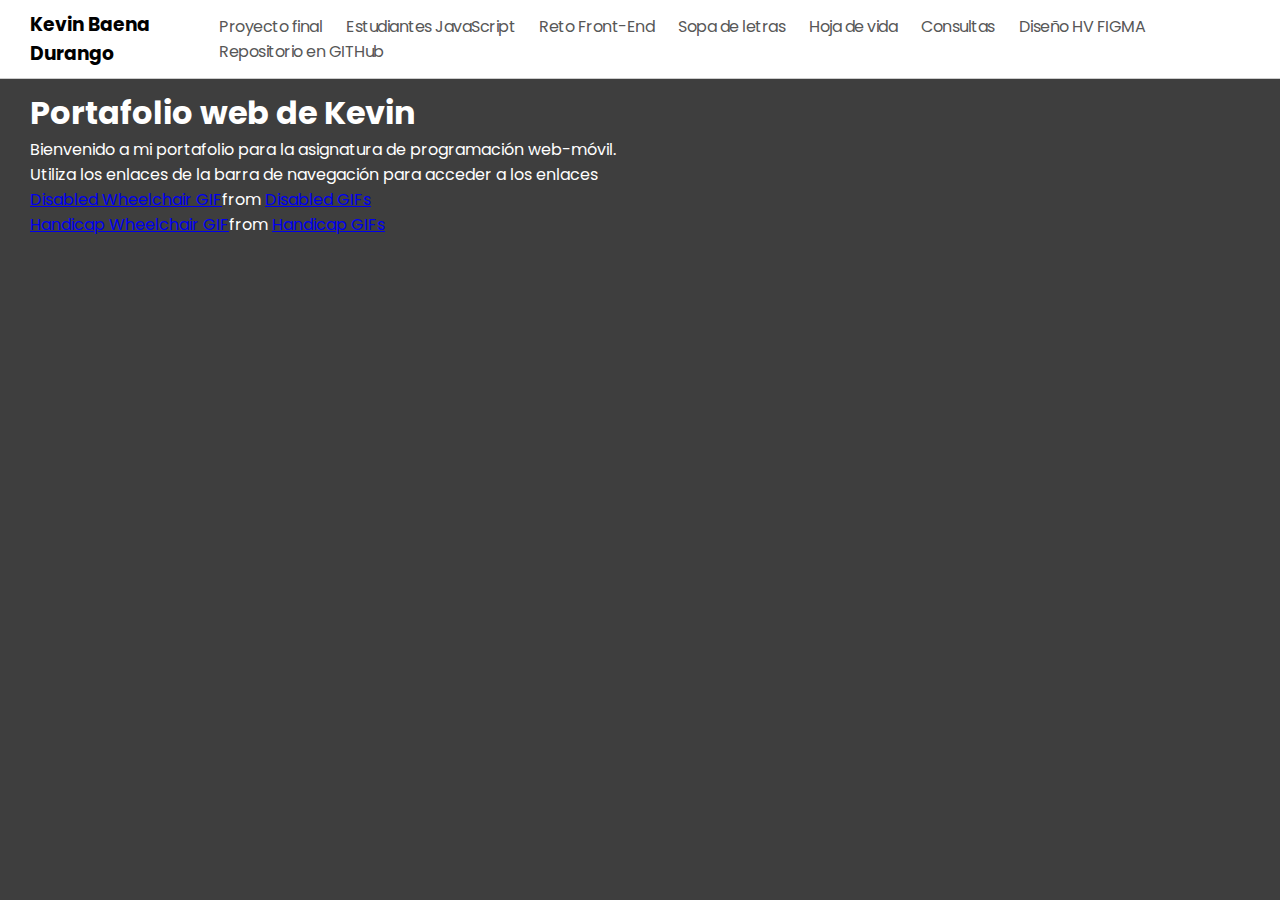
<file: index.html>
<!DOCTYPE html>
<html lang="es">
  <head>
    <meta charset="UTF-8">
    <meta name="viewport" content="width=device-width, initial-scale=1.0">
    <title>Kevin Baena Durango</title>
    <link rel="stylesheet" href="https://cdnjs.cloudflare.com/ajax/libs/font-awesome/6.0.0-beta2/css/all.min.css" integrity="sha512-YWzhKL2whUzgiheMoBFwW8CKV4qpHQAEuvilg9FAn5VJUDwKZZxkJNuGM4XkWuk94WCrrwslk8yWNGmY1EduTA==" crossorigin="anonymous" referrerpolicy="no-referrer" />
    <link href="styles/styles.css" rel="stylesheet" type="text/css" media="all">
  </head>
  <body>
    <header>
      <nav class="navbar">
        <h3 class="logo">Kevin Baena Durango</h3>
        <div class="links-wrapper active">
          <ul class="links">
            <li><a href="final/assets/index.html">Proyecto final</a></li>
            <li><a href="ficha.html">Estudiantes JavaScript</a></li>
            <li><a href="reto-frontend/index.html">Reto Front-End</a></li>
            <li><a href="sopadesayuno.html">Sopa de letras</a></li>
            <li><a href="hojadevida.html">Hoja de vida</a></li>
            <li><a href="consultas.html">Consultas</a></li>
            <li><a href="https://www.figma.com/file/tEwAhsWJGF7sgQlnt0a1CG/Hoja-de-vida?node-id=0%3A1">Diseño HV FIGMA</a></li>
            <li><a href="https://github.com/Kbd813">Repositorio en GITHub</a></li>
          </ul>
        </div>
      </nav>
    </header>
  
    <div class="text-wrapper">
  
      <h1>Portafolio web de Kevin</h1>
  
      <p>Bienvenido a mi portafolio para la asignatura de programación web-móvil.</p>
      <p>Utiliza los enlaces de la barra de navegación para acceder a los enlaces</p>
      
      
      <div style="font-size:70px;">
        <i class="fab fa-accessible-icon"></i><i class="fab fa-accessible-icon"></i><i class="fab fa-accessible-icon"></i><i class="fab fa-accessible-icon"></i><i class="fab fa-accessible-icon"></i><i class="fab fa-accessible-icon"></i><i class="fab fa-accessible-icon"></i><i class="fab fa-accessible-icon"></i>
      </div>
      
      <div class="tenor-gif-embed" data-postid="4963831" data-share-method="host" data-aspect-ratio="1.15702" data-width="30%"><a href="https://tenor.com/view/disabled-wheelchair-drift-lets-go-silly-gif-4963831">Disabled Wheelchair GIF</a>from <a href="https://tenor.com/search/disabled-gifs">Disabled GIFs</a></div> <script type="text/javascript" async src="https://tenor.com/embed.js"></script>
      
      <div class="tenor-gif-embed" data-postid="20786395" data-share-method="host" data-aspect-ratio="1" data-width="30%"><a href="https://tenor.com/view/handicap-wheelchair-hot-hotwheels-rolstoel-gif-20786395">Handicap Wheelchair GIF</a>from <a href="https://tenor.com/search/handicap-gifs">Handicap GIFs</a></div> <script type="text/javascript" async src="https://tenor.com/embed.js"></script>
      
  
  
      <div style="font-size:70px;">
        <i class="fab fa-accessible-icon"></i><i class="fab fa-accessible-icon"></i><i class="fab fa-accessible-icon"></i><i class="fab fa-accessible-icon"></i><i class="fab fa-accessible-icon"></i><i class="fab fa-accessible-icon"></i><i class="fab fa-accessible-icon"></i><i class="fab fa-accessible-icon"></i>
      </div>
    </div>
    
    </body>
</html>
</file>
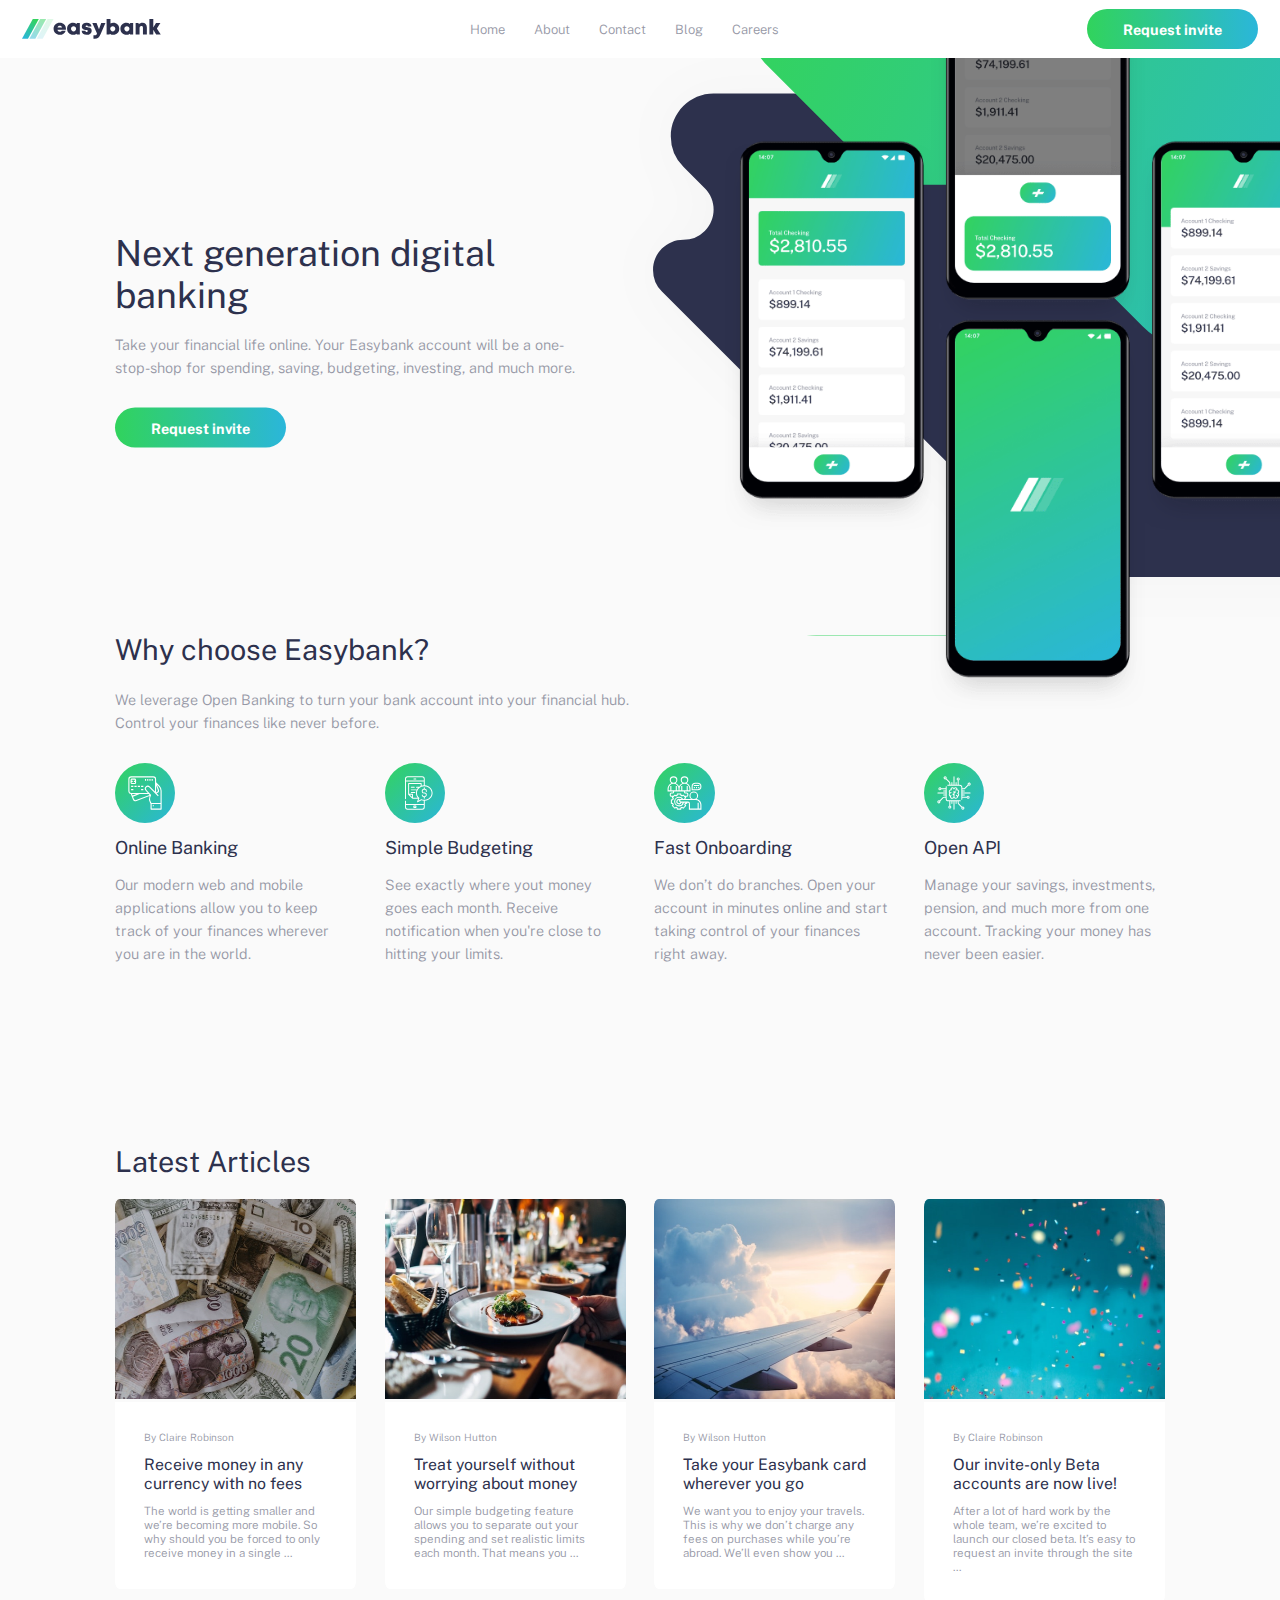
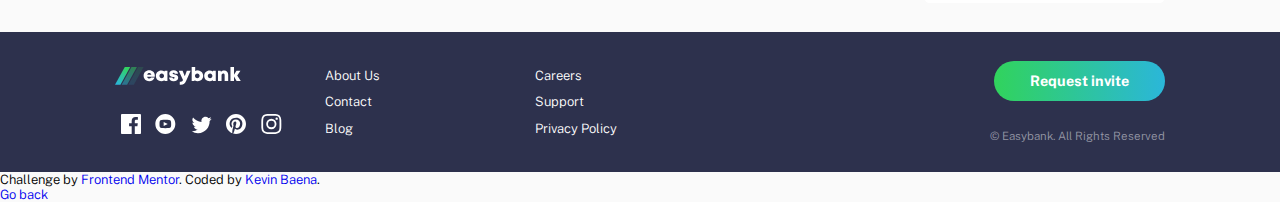
<file: reto-frontend/index.html>
<!DOCTYPE html>
<html lang="en">

<head>
    <meta charset="UTF-8" />
    <meta name="viewport" content="width=device-width, initial-scale=1.0" />
    <!-- muestra el sitio correctamente según el dispositivo del usuario -->

    <link rel="icon" type="image/png" sizes="32x32" href="./images/favicon-32x32.png" />
    <link rel="stylesheet" href="style.css">
    <link rel="preconnect" href="https://fonts.googleapis.com">
    <link rel="preconnect" href="https://fonts.gstatic.com" crossorigin>
    <link href="https://fonts.googleapis.com/css2?family=Public+Sans:wght@300;400;700&display=swap" rel="stylesheet">
    <script src="app.js"></script>
    <title>Frontend Mentor | Easybank landing page</title>

</head>

<body>

    
    <nav class="navigation-bar">
        <img class="logo" src="images/logo.svg" alt="logo">
        <div class="navigation-links-container">
            <a class="menu-link" href="">Home</a>
            <a class="menu-link" href="">About</a>
            <a class="menu-link" href="">Contact</a>
            <a class="menu-link" href="">Blog</a>
            <a class="menu-link" href="">Careers</a>
        </div>
        <img class="hamburger" src="images/icon-hamburger.svg" alt="hamburger">
        <img class="close" src="images/icon-close.svg" alt="close">
        <a class="request-button nav-button"> Request invite </a>
    </nav>
    <main>
        <div class="flex-container main-container">
            <div class="landing-container default-x-margin-left">
                <h1 class="title-1">Next generation digital banking</h1>
                <p class="regular-text-1">Take your financial life online. Your Easybank account will be a one-stop-shop for spending, saving, budgeting, investing, and much more.</p>
                <a class="request-button main-button default-y-margin">Request invite</a>
                <div class="spacing"></div>
            </div>
            <div class="image-container">
                
                <!--<img class="image-desktop" src="images/bg-intro-desktop.svg" alt="">
                <img class="image-mobile" src="images/bg-intro-mobile.svg" alt="">-->
                <img class="image-phones" src="images/image-mockups.png" alt="">
            </div>
        </div>
        <div class="default-x-margin-left default-x-margin-right">
        <div class="spacing"></div>
        <h2 class="title-2">Why choose Easybank?</h2>
        <p class="regular-text-1">We leverage Open Banking to turn your bank account into your financial hub.<br> Control your finances like never before.</p>
        <div class="grid-container">
            <div class="feature-card">
                <img src="images/icon-online.svg" alt="currency">
                <h3 class="title-3">Online Banking</h3>
                <p class="regular-text-1">Our modern web and mobile applications allow you to keep track of your finances wherever you are in the world.</p>
            </div>
            <!--<div class="feature-card">
                <img src="images/icon-budgeting.svg" alt="budgeting">
                <h3 class="title-3">Simple Budgeting</h3>
                <p class="regular-text-1">See exactly where yout money goes each month. Receive notification when you're close to hitting your limits.</p>
            </div>-->
            <div class="feature-card">
                <img src="images/icon-budgeting.svg" alt="onboarding">
                <h3 class="title-3">Simple Budgeting</h3>
                <p class="regular-text-1">See exactly where yout money goes each month. Receive notification when you're close to hitting your limits.</p>
            </div>
            <div class="feature-card">
                <img src="images/icon-onboarding.svg" alt="onboarding">
                <h3 class="title-3">Fast Onboarding</h3>
                <p class="regular-text-1">We don’t do branches. Open your account in minutes online and start taking control of your finances right away.</p>
            </div>
            <div class="feature-card">
                <img src="images/icon-api.svg" alt="api">
                <h3 class="title-3">Open API</h3>
                <p class="regular-text-1">Manage your savings, investments, pension, and much more from one account. Tracking your money has never been easier.</p>
            </div>
            <div class="spacing"></div>
        </div>
        <div class="spacing"></div>
        <h2 class="title-2">Latest Articles</h2>
        <div class="grid-container">
            <div class="article-card">
                <img src="images/image-currency.jpg" alt="currency">
                
                <div class="article-card-content">
                    <p class="author">By Claire Robinson</p>
                    <h4 class="title-4"><a href="">Receive money in any currency with no fees</a></h4>
                    <p class="regular-text-2">The world is getting smaller and we’re becoming more mobile. So why should you be forced to only receive money in a single …</p>
                </div>
            </div>
            <div class="article-card">
                <img src="images/image-restaurant.jpg" alt="restaurant">
                <div class="article-card-content">
                    <p class="author">By Wilson Hutton</p>
                    <h4 class="title-4"><a href="">Treat yourself without worrying about money</a></h4>
                    <p class="regular-text-2">Our simple budgeting feature allows you to separate out your spending and set realistic limits each month. That means you …</p>
                </div>
                
            </div>
            <div class="article-card">
                <img src="images/image-plane.jpg" alt="flight">
                <div class="article-card-content">
                    <p class="author">By Wilson Hutton</p>
                    <h4 class="title-4"><a href="">Take your Easybank card wherever you go</a></h4>
                    <p class="regular-text-2">We want you to enjoy your travels. This is why we don’t charge any fees on purchases while you’re abroad. We’ll even show you …</p>
                </div>
                
            </div>
            <div class="article-card">
                <img src="images/image-confetti.jpg" alt="confetti">
                <div class="article-card-content">
                    <p class="author">By Claire Robinson</p>
                    <h4 class="title-4"><a href="">Our invite-only Beta accounts are now live!</a></h4>
                    <p class="regular-text-2">After a lot of hard work by the whole team, we’re excited to launch our closed beta. It’s easy to request an invite through the site ...</p>
                </div>
                
            </div>
        </div>
        </div>
    </main>
    <footer class="flex-container footer">
        <div class="flex-container footer-section">
            <img class="footer-logo" src="images/logo-white.svg" alt="">
            <ul class="social-media-list">
                <li><a href=""><img src="images/icon-facebook.svg" alt="facebook"></a></li>
                <li><a href=""><img src="images/icon-youtube.svg" alt="youtube"></a></li>
                <li><a href=""><img src="images/icon-twitter.svg" alt="twitter"></a></li>
                <li><a href=""><img src="images/icon-pinterest.svg" alt="pinterest"></a></li>
                <li><a href=""><img src="images/icon-instagram.svg" alt="instagram"></a></li>
            </ul>
        </div>
        <div class="footer-links-section">
            <div><a href="">About Us</a></div>
            <div><a href="">Contact</a></div>
            <div><a href="">Blog</a></div>
        </div>
        <div class="footer-links-section">
            <div><a href="">Careers</a></div>
            <div><a href="">Support</a></div>
            <div><a href="">Privacy Policy</a></div>
        </div>
        <div class="flex-container footer-section copyright-section">
            <a class="request-button">Request invite</a>
            <p class="regular-text-2">© Easybank. All Rights Reserved</p>
        </div>
    </footer>
    <div class="attribution">
        Challenge by
        <a href="https://www.frontendmentor.io?ref=challenge" target="_blank">Frontend Mentor</a
      >. Coded by <a href="www.github.com/kbd813/front-end-challenge">Kevin Baena</a>.
    </div>
    <div><a href="../index.html">Go back</a></div>
    <div class="navigation-links-container-mobile">
        <a class="menu-link" href="">Home</a>
        <a class="menu-link" href="">About</a>
        <a class="menu-link" href="">Contact</a>
        <a class="menu-link" href="">Blog</a>
        <a class="menu-link" href="">Careers</a>
    </div>
</body>

</html>
</file>
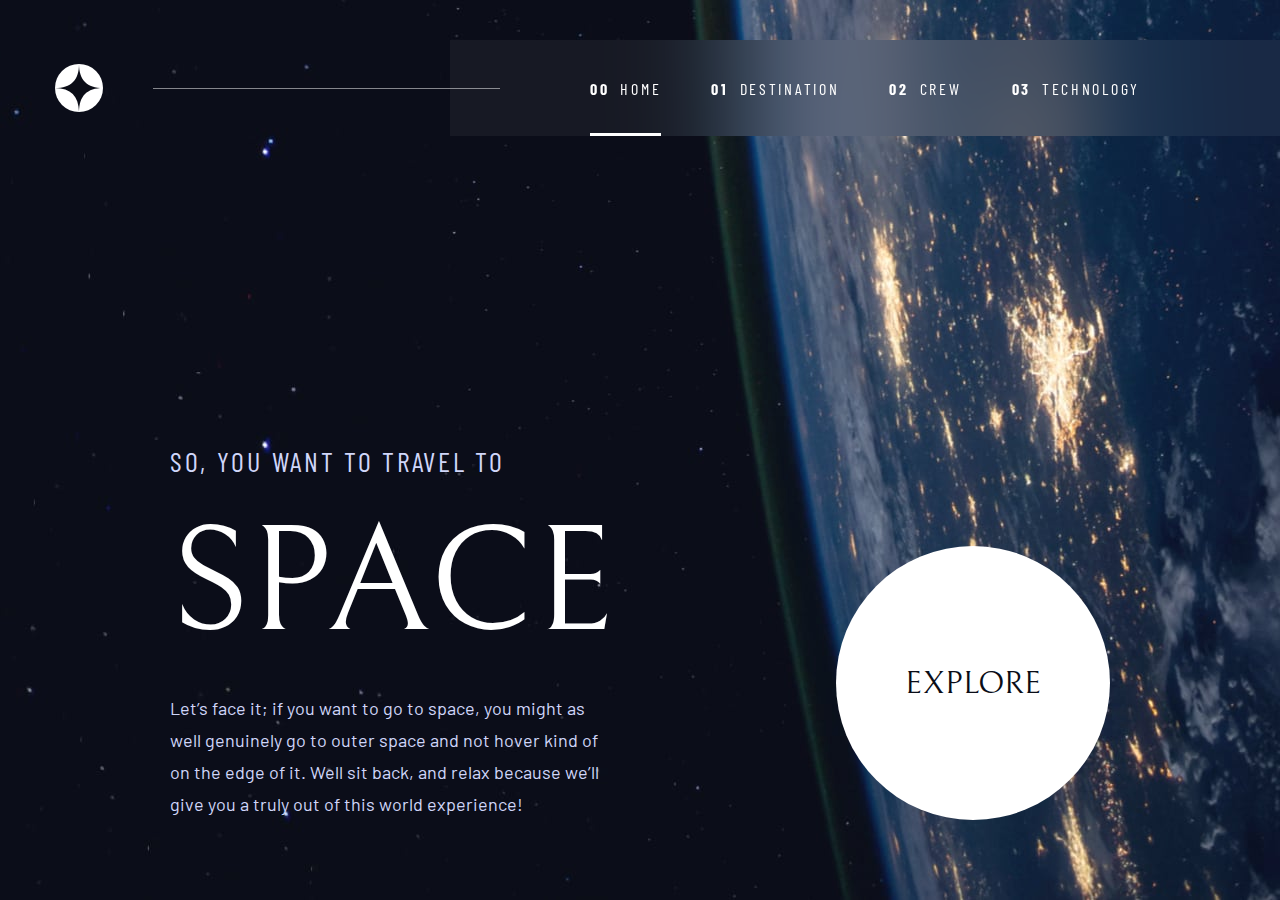
<file: final/assets/index.html>
<!DOCTYPE html>
<html lang="en">
<head>
  <meta charset="UTF-8">
  <meta name="viewport" content="width=device-width, initial-scale=1.0">

  <link rel="icon" type="image/png" sizes="32x32" href="./assets/favicon-32x32.png">
  <link rel="stylesheet" href="./css/main.css">
  <link rel="stylesheet" href="./css/landing.css">
  <script src="./js/main.js" defer></script>
  <title>Frontend Mentor | Space tourism website</title>
</head>
<body>
  <div class="wrapper">
    <nav class="navigation nav-text">
      <div class="navigation__logo">
        <img src="assets/shared/logo.svg" alt="logo">
      </div>
      <div class="navigation__line">
      </div>
      <div class="navigation__menu">
        <div class="responsive-menu__close"><img src="assets/shared/icon-close.svg" alt="close menu"></div>
        <a href="#" class="menu-item--active"><span class="menu-item__number">00</span><span class="menu-item__text">Home</span></a>
        <a href="./destination.html" class="menu-item"><span class="menu-item__number">01</span><span class="menu-item__text">Destination</span></a>
        <a href="./crew.html" class="menu-item"><span class="menu-item__number">02</span><span class="menu-item__text">Crew</span></a>
        <a href="./tech.html" class="menu-item"><span class="menu-item__number">03</span><span class="menu-item__text">Technology</span></a>
      </div>
      <div class="responsive-menu">
        <div class="responsive-menu__hamburger"><img src="assets/shared/icon-hamburger.svg" alt="hamburger menu"></div>
      </div>
    </nav>
    <main class="landing">
      <article class="landing__left">
        <h5 class="heading--5 landing__subheader">So, you want to travel to</h5>
        <h1 class="heading--1 landing__header">Space</h1>
        <p class="landing__text">Let’s face it; if you want to go to space, you might as well genuinely go to 
          outer space and not hover kind of on the edge of it. Well sit back, and relax 
          because we’ll give you a truly out of this world experience!</p>
      </article>
      <article class="landing__right">
        <a href="./destination.html" class="landing__button button-text">
          Explore
        </a>
      </article>
    </main>
  </div>
</body>
</html>
</file>
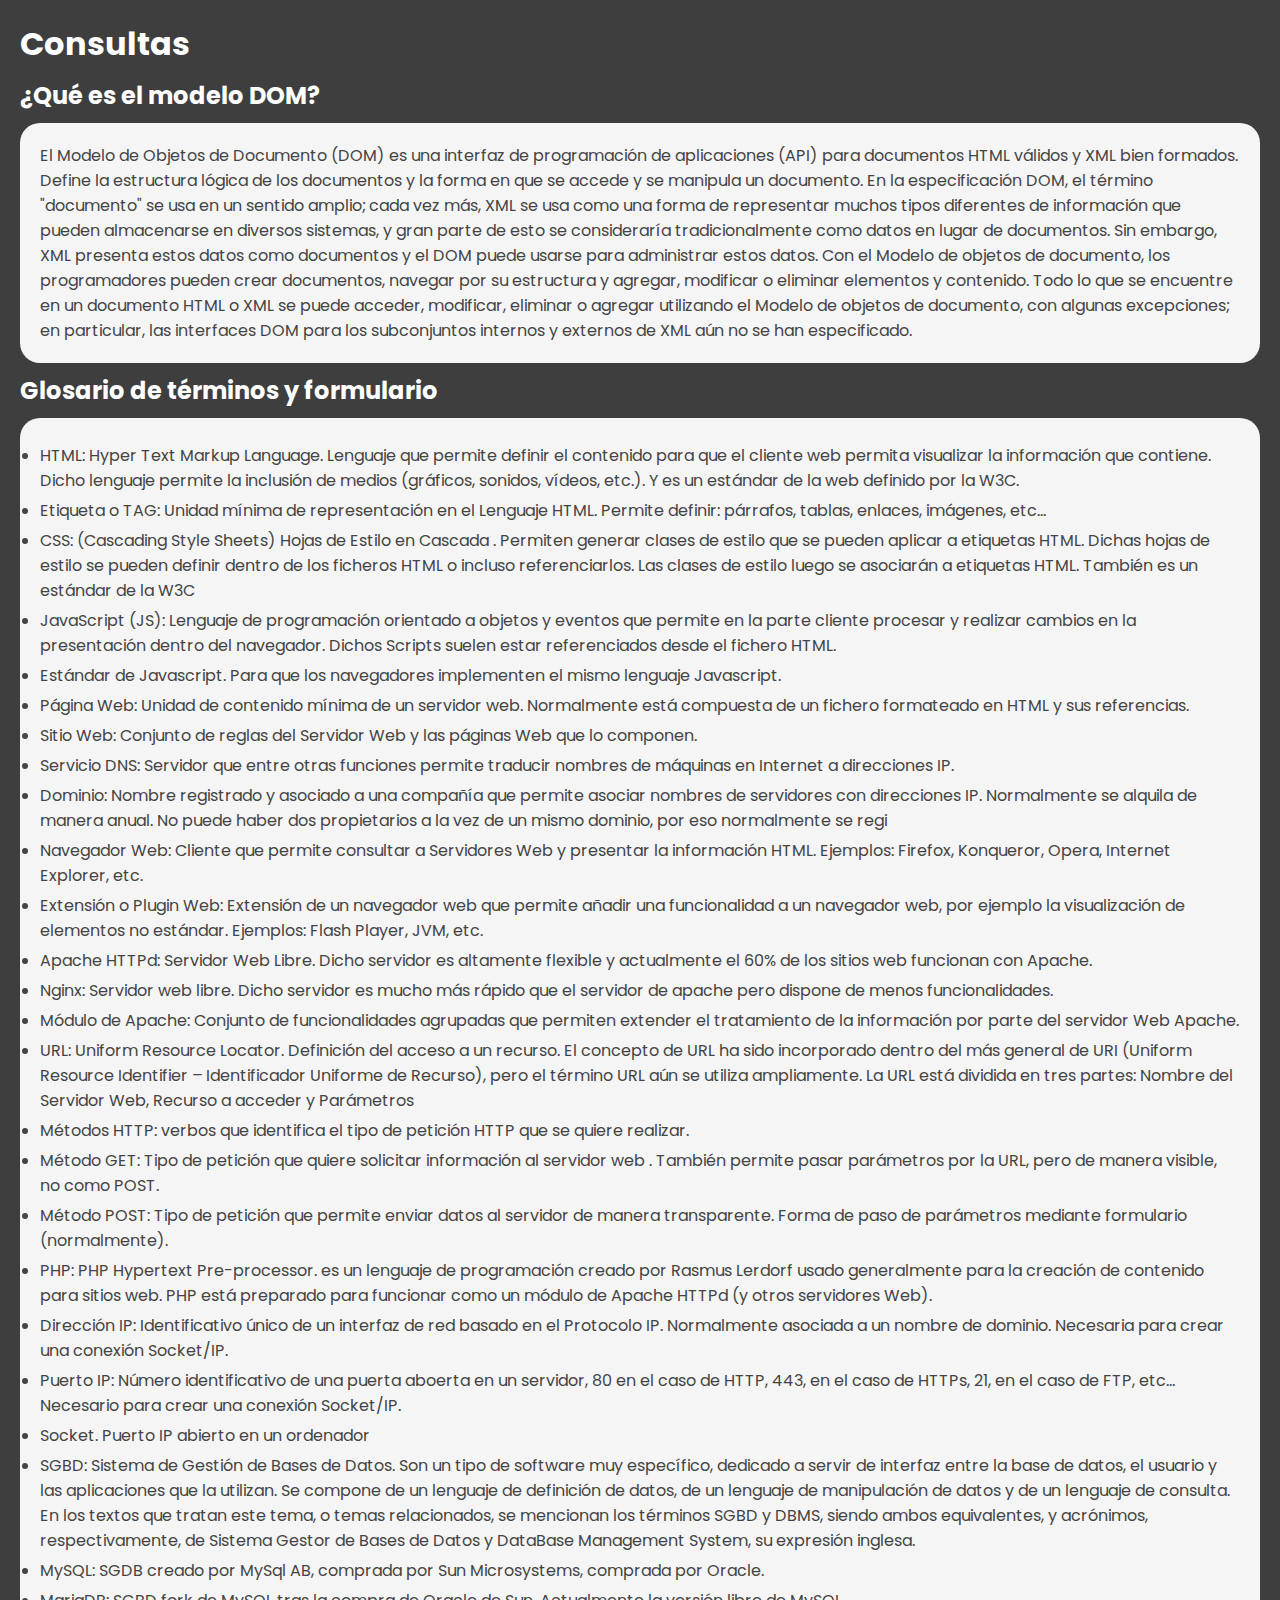
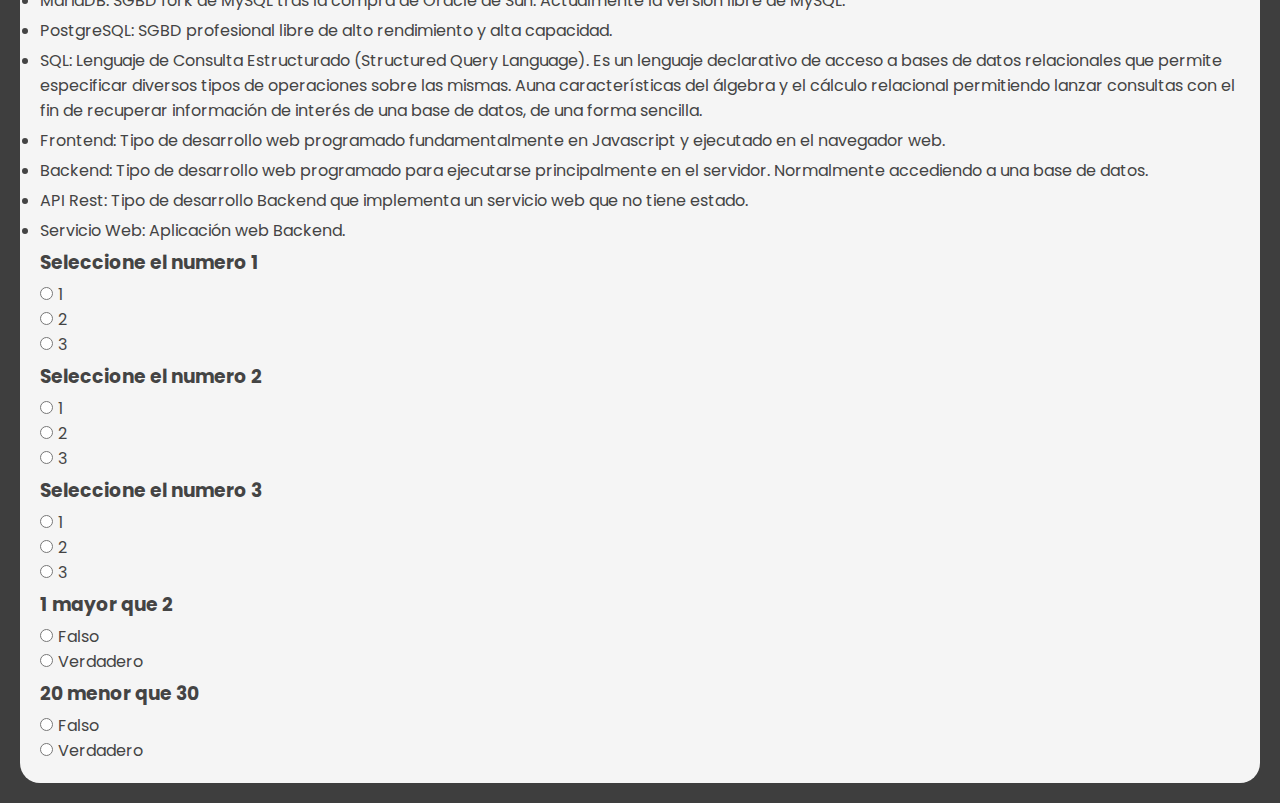
<file: consultas.html>
<!DOCTYPE html>
<html lang="en">
  <head>
    <meta charset="UTF-8" />
    <meta http-equiv="X-UA-Compatible" content="IE=edge" />
    <meta name="viewport" content="width=device-width, initial-scale=1.0" />
    <link
      href="styles/styles.css"
      rel="stylesheet"
      type="text/css"
      media="all"
    />

    <link rel="stylesheet" href="styles/consultas.css">

    <title>Consultas</title>
  </head>
  <body>
    <h1>Consultas</h1>
    <h2>¿Qué es el modelo DOM?</h2>
    <div class="respuesta">
      <p>
        El Modelo de Objetos de Documento (DOM) es una interfaz de programación de
        aplicaciones (API) para documentos HTML válidos y XML bien formados.
        Define la estructura lógica de los documentos y la forma en que se accede
        y se manipula un documento. En la especificación DOM, el término
        "documento" se usa en un sentido amplio; cada vez más, XML se usa como una
        forma de representar muchos tipos diferentes de información que pueden
        almacenarse en diversos sistemas, y gran parte de esto se consideraría
        tradicionalmente como datos en lugar de documentos. Sin embargo, XML
        presenta estos datos como documentos y el DOM puede usarse para
        administrar estos datos. Con el Modelo de objetos de documento, los
        programadores pueden crear documentos, navegar por su estructura y
        agregar, modificar o eliminar elementos y contenido. Todo lo que se
        encuentre en un documento HTML o XML se puede acceder, modificar, eliminar
        o agregar utilizando el Modelo de objetos de documento, con algunas
        excepciones; en particular, las interfaces DOM para los subconjuntos
        internos y externos de XML aún no se han especificado.
      </p>
    </div>
    
    <h2>Glosario de términos y formulario</h2>
    <div class="respuesta">
      <ul type="disc">
        <li>HTML: Hyper Text Markup Language. Lenguaje que permite definir el contenido para que el cliente web permita visualizar la información que contiene. Dicho lenguaje permite la inclusión de medios (gráficos, sonidos, vídeos, etc.). Y es un estándar de la web definido por la W3C.</li>
        <li>Etiqueta o TAG: Unidad mínima de representación en el Lenguaje HTML. Permite definir: párrafos, tablas, enlaces, imágenes, etc…</li>
        <li>CSS: (Cascading Style Sheets) Hojas de Estilo en Cascada . Permiten generar clases de estilo que se pueden aplicar a etiquetas HTML. Dichas hojas de estilo se pueden definir dentro de los ficheros HTML o incluso referenciarlos. Las clases de estilo luego se asociarán a etiquetas HTML. También es un estándar de la W3C</li>
        <li>JavaScript (JS): Lenguaje de programación orientado a objetos y eventos que permite en la parte cliente procesar y realizar cambios en la presentación dentro del navegador. Dichos Scripts suelen estar referenciados desde el fichero HTML.</li>
        <li>Estándar de Javascript. Para que los navegadores implementen el mismo lenguaje Javascript.</li>
        <li>Página Web: Unidad de contenido mínima de un servidor web. Normalmente está compuesta de un fichero formateado en HTML y sus referencias.</li>
        <li>Sitio Web: Conjunto de reglas del Servidor Web y las páginas Web que lo componen.</li>
        <li>Servicio DNS: Servidor que entre otras funciones permite traducir nombres de máquinas en Internet a direcciones IP.</li>
        <li>Dominio: Nombre registrado y asociado a una compañía que permite asociar nombres de servidores con direcciones IP. Normalmente se alquila de manera anual. No puede haber dos propietarios a la vez de un mismo dominio, por eso normalmente se regi</li>
        <li>Navegador Web: Cliente que permite consultar a Servidores Web y presentar la información HTML. Ejemplos: Firefox, Konqueror, Opera, Internet Explorer, etc.</li>
        <li>Extensión o Plugin Web: Extensión de un navegador web que permite añadir una funcionalidad a un navegador web, por ejemplo la visualización de elementos no estándar. Ejemplos: Flash Player, JVM, etc.</li>
        <li>Apache HTTPd: Servidor Web Libre. Dicho servidor es altamente flexible y actualmente el 60% de los sitios web funcionan con Apache.</li>
        <li>Nginx: Servidor web libre. Dicho servidor es mucho más rápido que el servidor de apache pero dispone de menos funcionalidades.</li>
        <li>Módulo de Apache: Conjunto de funcionalidades agrupadas que permiten extender el tratamiento de la información por parte del servidor Web Apache.</li>
        <li>URL: Uniform Resource Locator. Definición del acceso a un recurso. El concepto de URL ha sido incorporado dentro del más general de URI (Uniform Resource Identifier – Identificador Uniforme de Recurso), pero el término URL aún se utiliza ampliamente. La URL está dividida en tres partes: Nombre del Servidor Web, Recurso a acceder y Parámetros</li>
        <li>Métodos HTTP: verbos que identifica el tipo de petición HTTP que se quiere realizar.</li>
        <li>Método GET: Tipo de petición que quiere solicitar información al servidor web . También permite pasar parámetros por la URL, pero de manera visible, no como POST.</li>
        <li>Método POST: Tipo de petición que permite enviar datos al servidor de manera transparente. Forma de paso de parámetros mediante formulario (normalmente).</li>
        <li>PHP: PHP Hypertext Pre-processor. es un lenguaje de programación creado por Rasmus Lerdorf usado generalmente para la creación de contenido para sitios web. PHP está preparado para funcionar como un módulo de Apache HTTPd (y otros servidores Web).</li>
        <li>Dirección IP: Identificativo único de un interfaz de red basado en el Protocolo IP. Normalmente asociada a un nombre de dominio. Necesaria para crear una conexión Socket/IP.</li>
        <li>Puerto IP: Número identificativo de una puerta aboerta en un servidor, 80 en el caso de HTTP, 443, en el caso de HTTPs, 21, en el caso de FTP, etc… Necesario para crear una conexión Socket/IP.</li>
        <li>Socket. Puerto IP abierto en un ordenador</li>
        <li>SGBD: Sistema de Gestión de Bases de Datos. Son un tipo de software muy específico, dedicado a servir de interfaz entre la base de datos, el usuario y las aplicaciones que la utilizan. Se compone de un lenguaje de definición de datos, de un lenguaje de manipulación de datos y de un lenguaje de consulta. En los textos que tratan este tema, o temas relacionados, se mencionan los términos SGBD y DBMS, siendo ambos equivalentes, y acrónimos, respectivamente, de Sistema Gestor de Bases de Datos y DataBase Management System, su expresión inglesa.</li>
        <li>MySQL: SGDB creado por MySql AB, comprada por Sun Microsystems, comprada por Oracle.</li>
        <li>MariaDB: SGBD fork de MySQL tras la compra de Oracle de Sun. Actualmente la versión libre de MySQL.</li>
        <li>PostgreSQL: SGBD profesional libre de alto rendimiento y alta capacidad.</li>
        <li>SQL: Lenguaje de Consulta Estructurado (Structured Query Language). Es un lenguaje declarativo de acceso a bases de datos relacionales que permite especificar diversos tipos de operaciones sobre las mismas. Auna características del álgebra y el cálculo relacional permitiendo lanzar consultas con el fin de recuperar información de interés de una base de datos, de una forma sencilla.</li>
        <li>Frontend: Tipo de desarrollo web programado fundamentalmente en Javascript y ejecutado en el navegador web.</li>
        <li>Backend: Tipo de desarrollo web programado para ejecutarse principalmente en el servidor. Normalmente accediendo a una base de datos.</li>
        <li>API Rest: Tipo de desarrollo Backend que implementa un servicio web que no tiene estado.</li>
        <li>Servicio Web: Aplicación web Backend.</li>
      </ul>
      <div>
        
        <div>
          <h3>Seleccione el numero 1</h3>
          <label for=""><input type="radio" name="1" id="">1</label>
          <label for=""><input type="radio" name="1" id="">2</label>
          <label for=""><input type="radio" name="1" id="">3</label>
        </div>
        
        <div>
          <h3>Seleccione el numero 2</h3>
          <label for=""><input type="radio" name="2" id="">1</label>
          <label for=""><input type="radio" name="2" id="">2</label>
          <label for=""><input type="radio" name="2" id="">3</label>
        </div>
        <div>
          <h3>Seleccione el numero 3</h3>
          <label for=""><input type="radio" name="3" id="">1</label>
          <label for=""><input type="radio" name="3" id="">2</label>
          <label for=""><input type="radio" name="3" id="">3</label>
        </div>
  
        <div>
          <h3>1 mayor que 2</h3>
          <label for=""><input type="radio" name="4" id="">Falso</label>
          <label for=""><input type="radio" name="4" id="">Verdadero</label>
        </div>
  
        <div>
          <h3>20 menor que 30</h3>
          <label for=""><input type="radio" name="5" id="">Falso</label>
          <label for=""><input type="radio" name="5" id="">Verdadero</label>
        </div>
      </div>
    </div>
  </body>
</html>
</file>
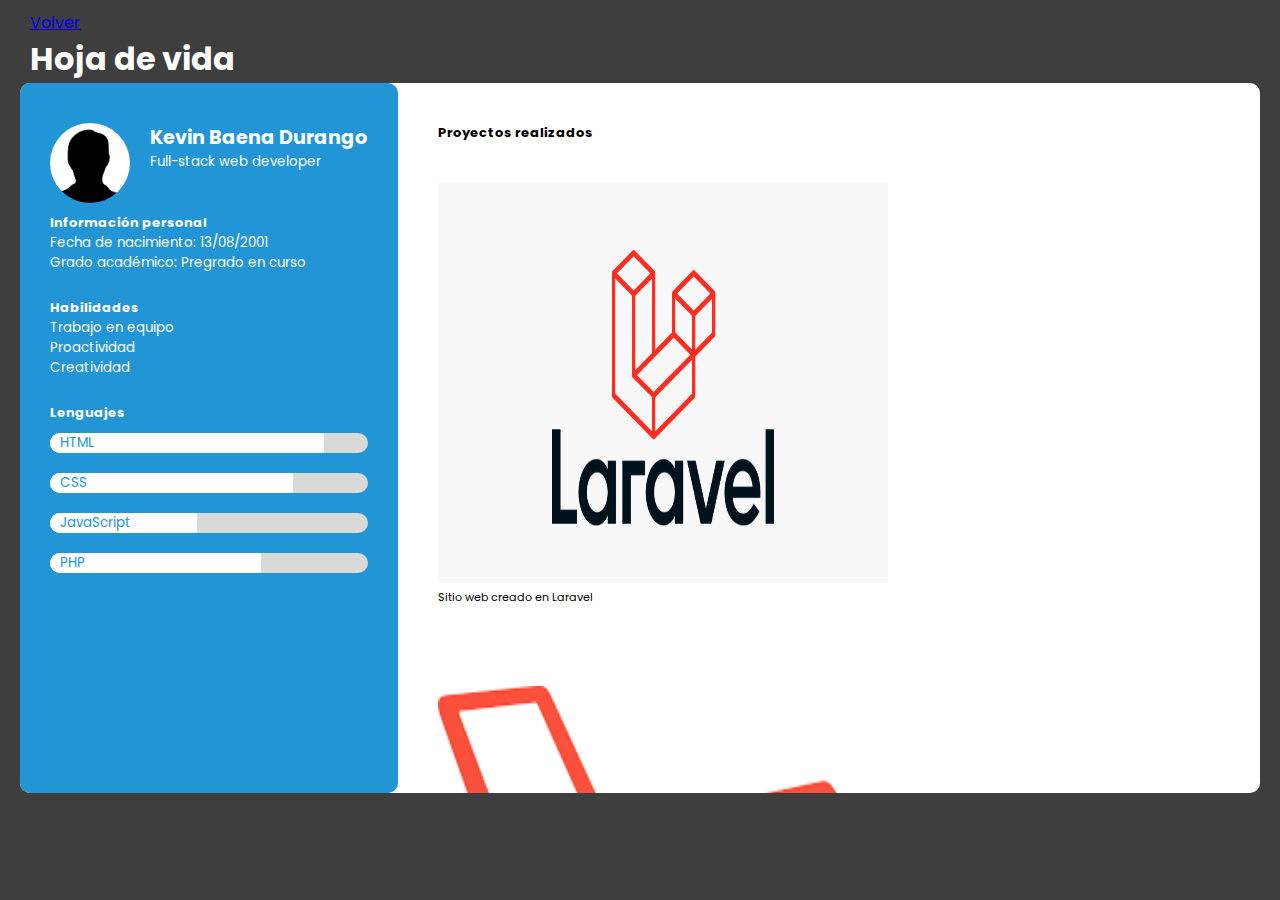
<file: hojadevida.html>
<!DOCTYPE html>
<html lang="en">
<head>
    <meta charset="UTF-8">
    <meta http-equiv="X-UA-Compatible" content="IE=edge">
    <meta name="viewport" content="width=device-width, initial-scale=1.0">
    <link href="styles/styles.css" rel="stylesheet" type="text/css" media="all">
    <link href="styles/cv.css" rel="stylesheet" type="text/css" media="all">
    <title>Document</title>
</head>
<body>

    <div class="text-wrapper">
        <a href="index.html">Volver</a>

        <h1>Hoja de vida</h1>

<div class="flex-container main-container ">
    <aside class="lateral-bar-container">
        <div class="flex-container">
            <div class="photo-container">
                <img src="imagenes/1629559463403.jpg" alt="" width="80" height="80">
            </div>
            <div>
                <h3>Kevin Baena Durango</h3>
                <p>Full-stack web developer</p>
            </div>
        </div>

        <h4>Información personal</h4>
        <ul>
            <li>Fecha de nacimiento: 13/08/2001</li>
            <li>Grado académico: Pregrado en curso</li>
        </ul>
        <br>

        <h4>Habilidades</h4>
        <ul>
            <li>Trabajo en equipo</li>
            <li>Proactividad</li>
            <li>Creatividad</li>
        </ul>
        <br>

        <h4>Lenguajes</h4>
        <div class="language-bars-container">
            
            <div class="language-bar">
                <div class="language-bar-fill-html">
                    HTML
                </div>
            </div>
            <div class="language-bar">
                <div class="language-bar-fill-css">
                    CSS
                </div>
            </div>
            <div class="language-bar">
                <div class="language-bar-fill-js">
                    JavaScript
                </div>
            </div>
            <div class="language-bar">
                <div class="language-bar-fill-php">
                    PHP
                </div>
            </div>
        </div>
    </aside>
    <main>

        <h4>Proyectos realizados</h4>
        <div class="projects-container">
            <div class="project-box">
                <img src="imagenes/laravel-1.png" alt="" width="450" height="400">
                <p>Sitio web creado en Laravel</p>
            </div>
            <div class="project-box">
                <img src="imagenes/laravel-2.png" alt="" width="450" height="400">
                <p>Sitio web creado en Laravel</p>
            </div>
            <div class="project-box">
                <img src="imagenes/laravel-3.png" alt="" width="450" height="400">
                <p>Sitio web creado en Laravel</p>
            </div>
            <div class="project-box">
                <img src="imagenes/laravel-4.png" alt="" width="450" height="400">
                <p>Sitio web creado en Laravel</p>
            </div>
        </div>
        
    </main>
</div>
    
</body>
</html>
</file>
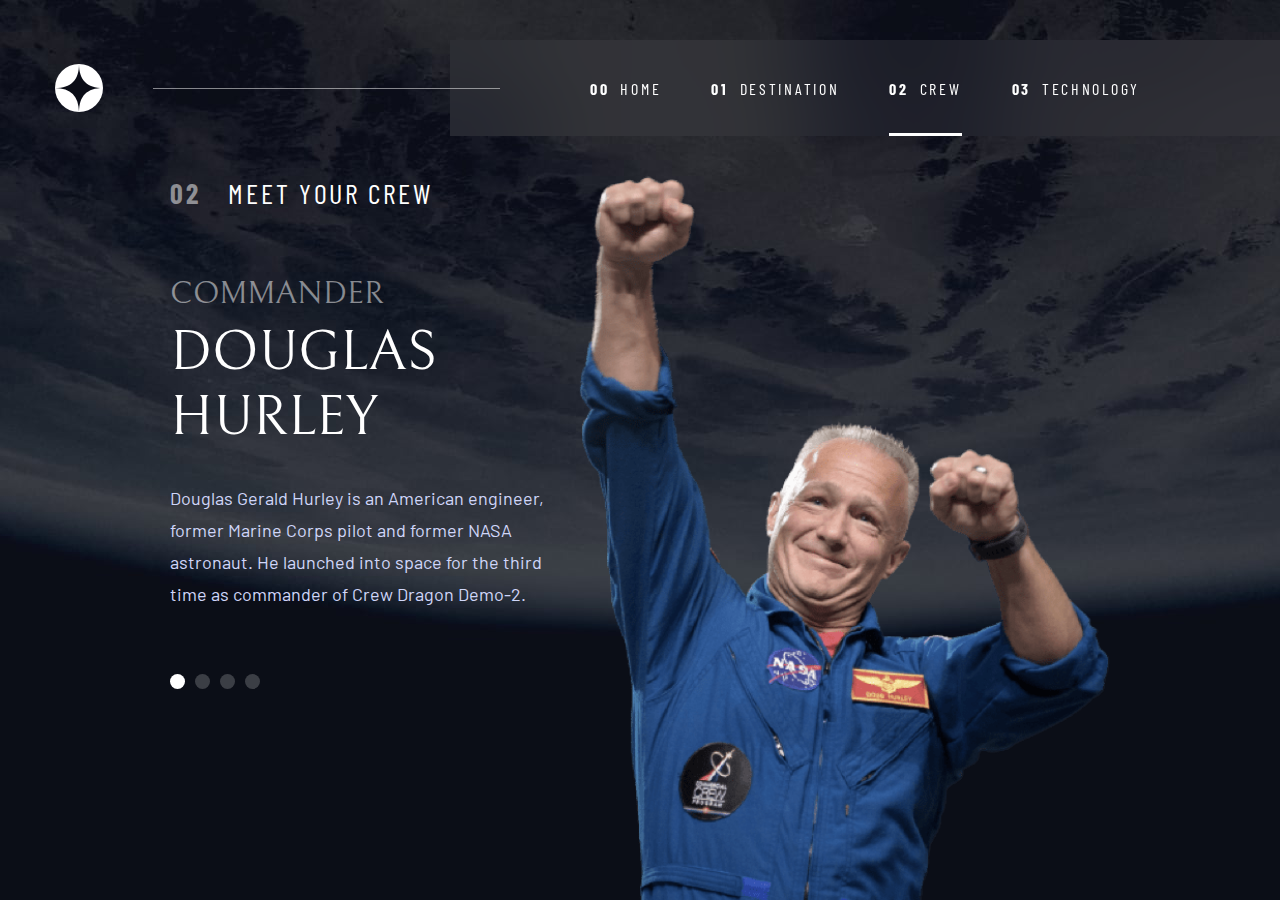
<file: final/assets/crew.html>
<!DOCTYPE html>
<html lang="en">
<head>
  <meta charset="UTF-8">
  <meta name="viewport" content="width=device-width, initial-scale=1.0">

  <link rel="icon" type="image/png" sizes="32x32" href="./assets/favicon-32x32.png">
  <link rel="stylesheet" href="./css/main.css">
  <link rel="stylesheet" href="./css/crew.css">
  <script src="./js/main.js" defer></script>
  <script src="./js/crew.js" defer></script>
  <title>Crew | Space tourism website</title>
</head>
<body>
  <div class="wrapper">
    <nav class="navigation nav-text">
      <div class="navigation__logo">
        <img src="assets/shared/logo.svg" alt="logo">
      </div>
      <div class="navigation__line">
      </div>
      <div class="navigation__menu">
        <div class="responsive-menu__close"><img src="assets/shared/icon-close.svg" alt="close menu"></div>
        <a href="./index.html" class="menu-item"><span class="menu-item__number">00</span><span class="menu-item__text">Home</span></a>
        <a href="./destination.html" class="menu-item"><span class="menu-item__number">01</span><span class="menu-item__text">Destination</span></a>
        <a href="./crew.html" class="menu-item--active"><span class="menu-item__number">02</span><span class="menu-item__text">Crew</span></a>
        <a href="./tech.html" class="menu-item"><span class="menu-item__number">03</span><span class="menu-item__text">Technology</span></a>
      </div>
      <div class="responsive-menu">
        <div class="responsive-menu__hamburger"><img src="assets/shared/icon-hamburger.svg" alt="hamburger menu"></div>
      </div>
    </nav>

    <main class="crew">
      <div class="heading--5 heading--5__text"><span class="heading--5__number">02</span>Meet your crew</div>
      <article class="crew__left">
        <div class="crew-member">
          <img src="" alt="" srcset="">
        </div>
      </article>
      <article class="crew-menu">
        <span class="crew-menu__item--active"></span>
        <span class="crew-menu__item"></span>
        <span class="crew-menu__item"></span>
        <span class="crew-menu__item"></span>
      </article>
      <article class="crew__right">
        <div class="crew__name">
          <div class="heading--4"></div>
          <div class="heading--3"></div>
        </div>
        <p></p>
      </article>
    </main>
  </div>
</body>
</html>
</file>
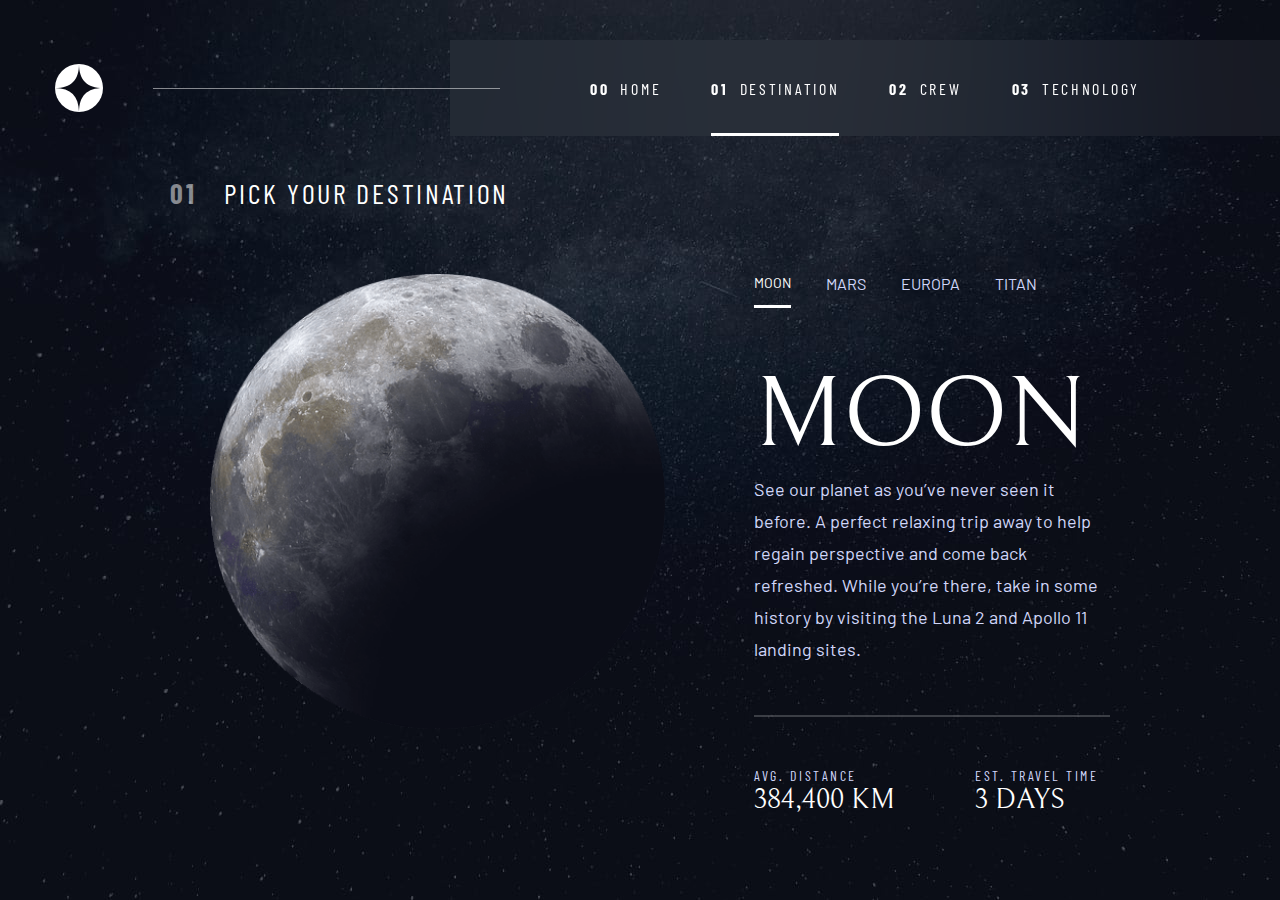
<file: final/assets/destination.html>
<!DOCTYPE html>
<html lang="en">
<head>
  <meta charset="UTF-8">
  <meta name="viewport" content="width=device-width, initial-scale=1.0">

  <link rel="icon" type="image/png" sizes="32x32" href="./assets/favicon-32x32.png">
  <link rel="stylesheet" href="./css/main.css">
  <link rel="stylesheet" href="./css/destination.css">
  <script src="./js/main.js" defer></script>
  <script src="./js/destination.js" defer></script>
  <title>Destination | Space tourism website</title>
</head>
<body>
  <div class="wrapper">
    <nav class="navigation nav-text">
      <div class="navigation__logo">
        <img src="assets/shared/logo.svg" alt="logo">
      </div>
      <div class="navigation__line">
      </div>
      <div class="navigation__menu">
        <div class="responsive-menu__close"><img src="assets/shared/icon-close.svg" alt="close menu"></div>
        <a href="./index.html" class="menu-item"><span class="menu-item__number">00</span><span class="menu-item__text">Home</span></a>
        <a href="./destination.html" class="menu-item--active"><span class="menu-item__number">01</span><span class="menu-item__text">Destination</span></a>
        <a href="./crew.html" class="menu-item"><span class="menu-item__number">02</span><span class="menu-item__text">Crew</span></a>
        <a href="./tech.html" class="menu-item"><span class="menu-item__number">03</span><span class="menu-item__text">Technology</span></a>
      </div>
      <div class="responsive-menu">
        <div class="responsive-menu__hamburger"><img src="assets/shared/icon-hamburger.svg" alt="hamburger menu"></div>
      </div>
    </nav>
      <main class="destination">
        <div class="heading--5 heading--5__text"><span class="heading--5__number">01</span>Pick your destination</div>
        <article class="destination__left">
          <div class="planet">
            <img src="" alt="" srcset="">
          </div>
        </article>
        <article class="destination__right">
          <div class="destination-menu">
            <span class="destination-menu__item">Moon</span>
            <span class="destination-menu__item">Mars</span>
            <span class="destination-menu__item">Europa</span>
            <span class="destination-menu__item">Titan</span>
          </div>
          <div>
            <h2 class="heading--2"></h2>
            <p>
            </p>
          </div>
          <div class="separation">
          </div>
          <div class="travel-info">
            <div>
              <div class="heading--sub2">Avg. distance</div>
              <div class="heading--sub1"></div>
            </div>
            <div>
              <div class="heading--sub2">Est. travel time</div>
              <div class="heading--sub1"></div>
            </div>
          </div>
        </article>
      </main>
  </div>
</body>
</html>
</file>
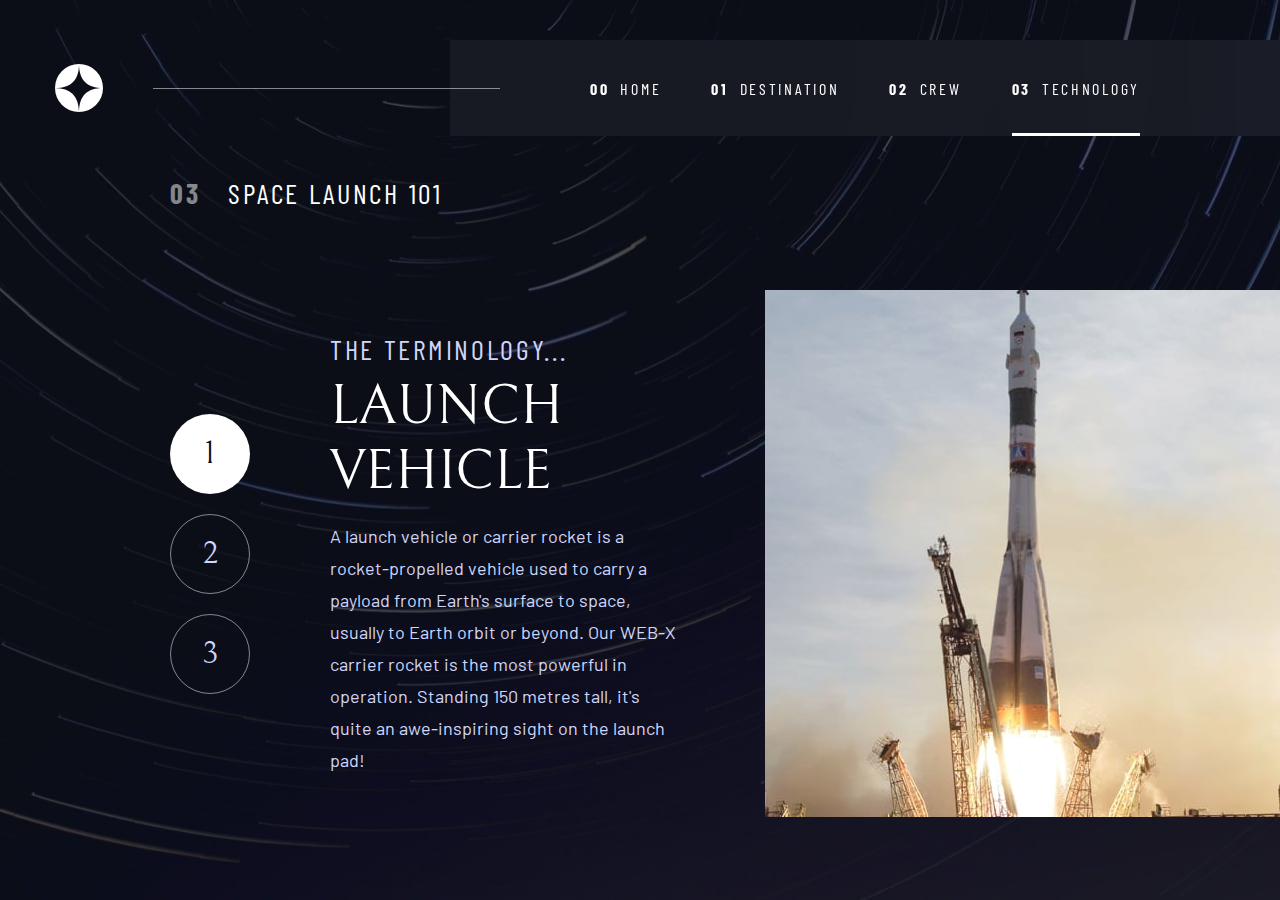
<file: final/assets/tech.html>
<!DOCTYPE html>
<html lang="en">
<head>
  <meta charset="UTF-8">
  <meta name="viewport" content="width=device-width, initial-scale=1.0">

  <link rel="icon" type="image/png" sizes="32x32" href="./assets/favicon-32x32.png">
  <link rel="stylesheet" href="./css/main.css">
  <link rel="stylesheet" href="./css/tech.css">
  <script src="./js/main.js" defer></script>
  <script src="./js/tech.js" defer></script>

  <title>Technology | Space tourism website</title>
</head>
<body>

  <div class="wrapper">
    <nav class="navigation nav-text">
      <div class="navigation__logo">
        <img src="assets/shared/logo.svg" alt="logo">
      </div>
      <div class="navigation__line">
      </div>
      <div class="navigation__menu">
        <div class="responsive-menu__close"><img src="assets/shared/icon-close.svg" alt="close menu"></div>
        <a href="./index.html" class="menu-item"><span class="menu-item__number">00</span><span class="menu-item__text">Home</span></a>
        <a href="./destination.html" class="menu-item"><span class="menu-item__number">01</span><span class="menu-item__text">Destination</span></a>
        <a href="./crew.html" class="menu-item"><span class="menu-item__number">02</span><span class="menu-item__text">Crew</span></a>
        <a href="./tech.html" class="menu-item--active"><span class="menu-item__number">03</span><span class="menu-item__text">Technology</span></a>
      </div>
      <div class="responsive-menu">
        <div class="responsive-menu__hamburger"><img src="assets/shared/icon-hamburger.svg" alt="hamburger menu"></div>
      </div>
    </nav>
    <main class="tech">
      <div class="heading--5 heading--5__text"><span class="heading--5__number">03</span>Space launch 101</div>
      <article class="tech__left">
        <div class="tech__image">
          <img class="tech__image--landscape" src="" alt="" srcset="">
          <img class="tech__image--portrait" src="" alt="" srcset="">
        </div>
      </article>
      <article class="tech-menu">
        <span class="tech-menu__item--active">1</span>
        <span class="tech-menu__item">2</span>
        <span class="tech-menu__item">3</span>
      </article>
      <article class="tech__right">
        <div>
          <div class="tech__name">
            <div class="heading--5">The terminology...</div>
            <div class="heading--3"></div>
          </div>
        </div>
        <p>
        </p>
      </article>
      
    </main>
  </div>
</body>
</html>
</file>
<file: styles/styles.css>
@import url("https://fonts.googleapis.com/css?family=Poppins:400,600&display=swap");
* {
  margin: 0;
  padding: 0;
}
body {
  background: #3e3e3e;
  min-height: 100vh;
  font-family: "Poppins";
  overflow-x: hidden;
}

.navbar {
  width: 100%;
  background: #fff;
  border-bottom: 1px solid #ccc;
  display: flex;
  justify-content: space-between;
  align-items: center;
  padding: 10px 30px;
  box-sizing: border-box;
}

.logo {
  color: black;
}

.links {
  display: flex;
  flex-wrap: wrap;
  list-style: none;
}
.links li {
  margin-right: 24px;
}
.links li a {
  text-decoration: none;
  color: #575757;
  letter-spacing: -0.5px;
}
.links li a:hover {
  color: #000;
}

.text-wrapper {
  color: white;
  padding: 10px 30px;
}
</file>
<file: reto-frontend/style.css>
:root{
    --primary-color-1: hsl(233, 26%, 24%);
    --primary-color-2: hsl(136, 65%, 51%);
    --primary-color-3: hsl(192, 70%, 51%);
    --neutral-color-1: hsl(233, 8%, 62%);
    --neutral-color-2: hsl(220, 16%, 96%);
    --neutral-color-3: hsl(0, 0%, 98%);
    --neutral-color-4: hsl(0, 0%, 100%);
}

* {
    margin: 0;
    padding: 0;
    font-family: 'Public Sans';
    font-size: .9rem;
    font-weight: 300;
}

body{
    background-color: var(--neutral-color-3);
}


.hamburger, .close{
    cursor: pointer;
}

.navigation-bar{
    display: flex;
    justify-content: space-between;
    padding: 1rem 1.5rem;
    background-color: var(--neutral-color-4);
    z-index: 100;
    position: relative;
    box-sizing: border-box;

}


.logo{
    min-width: 9rem;
}

.navigation-bar > img{
    object-fit: contain;
}

.default-x-margin-left{
    margin-left: 1.5rem;
}

.default-x-margin-right{
    margin-right: 1.5rem;
}
.default-y-margin{
    margin-top: 2rem;
    margin-bottom: 2rem;
}

.white-container{
    background-color: var(--neutral-color-4);
}

.navigation-links-container{
    display: none;
    color: var(--neutral-color-1);
    align-items: center;
    
}

.close{
    display: none;
}

.navigation-links-container > a{
    padding: 1.5rem 1rem;
}

.navigation-links-container > a:hover{
    border-bottom: 0.2rem solid var(--primary-color-2);
    margin-bottom: -0.2rem;
}

.navigation-links-container-mobile{
    display: none; 
    flex-direction: column; 
    position: fixed;
    row-gap: 1rem;
    top: 12%; 
    left: 5%; 
    width: 90%; 
    color: var(--primary-color-1); 
    font-weight: 400; 
    font-size: 1.2rem; 
    border-radius: .8rem; 
    padding: 1rem 0;
    z-index: 99;
    background-color: var(--neutral-color-4);
    box-shadow: 0 0 5rem 10rem rgba(45,49,77, 0.5);
}

.navigation-links-container-mobile > a{
    width: 100%;
    text-align: center;
}

.nav-button{
    display: none;
}

.flex-container{
    display: flex;
    flex-direction: column;
}

.image-container{
    background-image: url('images/bg-intro-mobile.svg');
    background-size: cover;
    width: 100%;
    transform: translateY(-15%);
    margin-bottom: -30%;
}

.image-phones{
    width: 92%;
    transform: translate(4%, -14%);
}

.landing-container{
    order: 2;
    display: flex;
    align-content: center;
    flex-direction: column;
    position: relative;
}

.title-1, .title-2, .title-3, .title-4{
    font-weight: 400;
    color: var(--primary-color-1);
}

.title-1{
    font-weight: 400;
    font-size: 2.5rem;
    text-align: center;
    color: var(--primary-color-1);
    margin: 1.2rem 0;
}

.title-2{
    font-weight: 400;
    font-size: 2rem;
    text-align: center;
    color: var(--primary-color-1);
    margin: 1.5rem 0;
}

.title-3{
    font-weight: 400;
    font-size: 1.25rem;
    text-align: center;
    color: var(--primary-color-1);
    margin: 1rem 0;
}

.title-4{
    font-weight: 400;
    font-size: 1.1rem;
    color: var(--primary-color-1);
    margin: 0.8rem 0;
}

.regular-text-1, .regular-text-2, .regular-text-3{
    color:hsl(233, 8%, 62%);
    font-weight: 300;
}

.regular-text-1{
    text-align: center;
    font-size: 1rem;
    line-height: 160%;
}

.regular-text-2{
    font-size: .8rem;
}


.author{
    color:hsl(233, 8%, 62%);
    font-weight: 300;
    font-size: 0.7rem;
}

.request-button{
    background: linear-gradient(to right, var(--primary-color-2), var(--primary-color-3));
    padding: .8rem 2.5rem;
    border-radius: 1.8rem;
    border-width: 0;
    cursor: pointer;
    font-weight: 700;
    color: var(--neutral-color-4);
    font-size: 1rem;
    align-self: center;
}

.grid-container{
    display: grid;
}

.feature-card{
    display: flex;
    flex-direction: column;
    justify-content: center;
    margin: 2rem 0;
}

.feature-card > img {
    margin: auto;
}

.spacing{
    height: 4.5rem;
}

.article-card{
    width: 100%;
    margin-bottom: 2rem;
    border-radius: 2%;
    overflow: hidden;
}

.article-card > img{
    width: 100%;
}

.article-card-content{
    padding: 2rem;
    background-color: var(--neutral-color-4);
}

.footer{
    background-color: var(--primary-color-1);
    flex-direction: column;
    align-items: center;
    row-gap: 2rem;
    padding: 2rem;
    color: var(--neutral-color-4);
}

.social-media-list{
    list-style: none;
    margin: auto;
}

.social-media-list > li{
    display: inline-block;
    padding: 0 .8rem;
}

.social-media-list li img{
    width: 120%;
}

.footer-section{
    row-gap: 2rem;
}

.footer-links{
    display: flex;
    flex-direction: column;
    text-align: center;
    row-gap: .8rem;
}

.footer-links-section{
    display: flex;
    flex-direction: column;
    row-gap: .8rem;
    text-align: center;
}

a:visited{
    color: inherit;
}


a:active, a:hover{
    color: var(--primary-color-2);
}


a{
    text-decoration: none;
    font-size: inherit;
    font-weight: inherit;
}

.footer-logo{
    width: 80%;
    margin: auto;
}

.request-button:hover{
    box-shadow: inset 0 0 0 10em rgba(255, 255, 255, 0.3);
    color: var(--neutral-color-4);
}


/*Desktop media queries*/

@media screen and (min-width: 1080px){
    .navigation-links-container{
        display: flex;
    }

    .navigation-bar{
        padding: 0 1.5rem;
    }

    .landing-container{
        order: 1;
        align-self: center;
    }
    .image-container{
        order: 2;
    }

    .main-container{
        flex-direction: row;
        margin-bottom: -22%;
        overflow: hidden;
    }

    .image-container{
        background-image: url('images/bg-intro-desktop.svg');
        margin: 0;
        transform: translateY(-25%);
    }

    .image-phones{
        transform: translate(20%, 10%);
    }

    .title-1, .title-2, .title-3, .title-4, .regular-text-1, .regular-text-2{
        text-align: left;
    }



    .default-x-margin-left{
        margin-left: 8rem;
    }

    .default-x-margin-right{
        margin-right: 8rem;
    }

    .grid-container{
        grid-template-columns: 1fr 1fr 1fr 1fr;
        justify-items: start;
        align-items: start;
        column-gap: 2rem;
    }

    .feature-card img{
        width: 25%;
        min-width: 3rem;
        margin: 0;
        justify-self: start;
    }    

    .main-button{
        align-self: start;
    }

    .hamburger{
        display: none;
    }

    .nav-button{
        display: block;
    }

    .article-card img {
        width: 100%;
        height: 200px;
        object-fit: fill;
    }

    .footer{
        flex-direction: row;
        justify-content: space-between;
        padding-left: 8rem;
        padding-right: 8rem;
    }

    .footer-links{
        flex-direction: row;
        column-gap: 10rem;
    }

    .footer > div{
        flex: 1 0;
    }

    .footer .copyright-section{
        flex: 2 0;
    }

    .footer .copyright-section > *{
        align-self: end;
    }

    .footer-links-section{
        text-align: left;
    }

    .footer-logo{
        width: 60%;
        margin: 0;
    }

    .social-media-list{
        margin: 0;
    }

    .social-media-list li img{
        width: 100%;
    }

    .social-media-list  li{
        padding: 0 .4rem;
    }

    @media screen and (min-width: 1100px) {
        .landing-container{
            transform: translateY(-10%);
        }
    }
    @media screen and (min-width: 1200px) {
        .landing-container{
            transform: translateY(-20%);
        }
    }
    
    

}
</file>
<file: final/assets/css/main.css>
@import url('https://fonts.googleapis.com/css2?family=Barlow&family=Barlow+Condensed&family=Bellefair&display=swap');

:root{
    --color-1-r:10;
    --color-1-g:13;
    --color-1-b:23;
    --color-2-r:208;
    --color-2-g:214;
    --color-2-b:249;
    --color-3-r:255;
    --color-3-g:255;
    --color-3-b:255;
    --color-1: rgb(var(--color-1-r), var(--color-1-g), var(--color-1-b));
    --color-2: rgb(var(--color-2-r), var(--color-2-g), var(--color-2-b));
    --color-3: rgb(var(--color-3-r), var(--color-3-g), var(--color-3-b));
}

*{
    margin: 0;
    padding: 0;
    font-weight: 400;
    box-sizing: border-box;
}

body{
    font-family: 'Barlow', sans-serif;
    color: var(--color-2);
    font-size: 15px;
    
}


a{
    color: inherit;
    text-decoration: none;
}

p{
    line-height: 25px;
}

.heading--1,.heading--2,.heading--3,.heading--4,.heading--sub1{
    font-family: 'Bellefair', serif;
    color: var(--color-3);
}

.heading--5, .heading--sub2, .nav-text{
    font-family: 'Barlow Condensed', sans-serif;
}

.heading--1,.heading--2,.heading--3,.heading--4,.heading--sub1,.heading--5, .heading--sub2, .nav-text{
    text-transform: uppercase;
}

.heading--1{
    line-height: 100px;
    font-size: 80px;
    margin: 1rem 0;
}

.heading--2{
    font-size: 56px;
}

.heading--3{
    font-size: 24px;
}

.heading--4{
    font-size: 16px;
    color: rgba(var(--color-3-r), var(--color-3-g), var(--color-3-b), 0.5);
}

.heading--5{
    font-size: 16px;
    letter-spacing: 2.7px;
}

.heading--sub1{
    font-size: 28px;
    color: var(--color-3);
}

.heading--sub2{
    font-size: 14px;
    letter-spacing: 2.5px;
}

.nav-text{
    font-size: 16px;
    color: var(--color-3);
    letter-spacing: 2.7px;
}

.wrapper{
    display: grid;
    position: relative;
    grid-template-rows: auto 1fr;
    min-height: 100vh;
    padding: 24px;
    
}

html{
    -ms-overflow-style: none;
    scrollbar-width: none;
}

html::-webkit-scrollbar { 
    display: none;
}

.navigation{
    display: grid;
    grid-template-columns: auto auto;
    justify-content: space-between;
    align-content: center;
}

.navigation__logo{
    display: flex;
    justify-content: center;
    align-items: center;
}

.navigation__line{
    display: none;
}

.navigation__menu{
    position: absolute;
    right: 0;
    top: 0;
    width: 66%;
    height: 100%;
    z-index: 10;
    display: none;
    flex-direction: column;
    background-color: rgba(var(--color-3-r), var(--color-3-g), var(--color-3-b), 0.05);
    -webkit-backdrop-filter: blur(50px);
    backdrop-filter: blur(50px);
    padding: 32px 0px;
    gap: 32px;
}

.menu-item,.menu-item--active{
    position: relative;
    cursor: pointer;
    display: flex;
    padding-left: 32px;
    gap: 11px;
    user-select: none;
}

.menu-item::after{
    content: "";
    position: absolute;
    width: 4px;
    height: 100%;
    right: 0;
    transform: scale(0);
    transition: transform .25s;
    background-color: rgba(var(--color-3-r), var(--color-3-g), var(--color-3-b), 0.5);
}

.menu-item:hover::after{
    transform: scale(1);
}


.menu-item--active::after{
    content: "";
    position: absolute;
    width: 4px;
    height: 100%;
    right: 0;
    background-color: var(--color-3);
}

.menu-item__number{
    font-weight: bolder;
}

.responsive-menu{
    display: flex;
    justify-content: center;
    align-items: center;
}

.responsive-menu__hamburger{
    display: block;
    cursor: pointer;
}

.responsive-menu__close{
    display: flex;
    justify-content: flex-end;
}

.responsive-menu__close > img{
    cursor: pointer;
    padding-right: 32px;
}

.heading--5__number{
    color: rgba(var(--color-3-r), var(--color-3-g), var(--color-3-b), 0.5);
    font-weight: bold;
    margin-right: 16px;
}

.heading--5__text{
    color: var(--color-3);
}

.center-text{
    text-align: center;
}

.flex{
    display: flex;
}

.none{
    display: none;
}

@media only screen and (min-width: 768px) {
    body{
        font-size: 16px;
    }

    .wrapper{
        padding: 0;
    }

    .heading--1{
        font-size: 150px;
        line-height: 150px;
    }
    
    .heading--2{
        font-size: 80px;
    }
    
    .heading--3{
        font-size: 40px;
    }
    
    .heading--4{
        font-size: 24px;
    }
    
    .heading--5{
        font-size: 20px;
    }

    .heading--5__number{
        margin-right: 19px;
    }
    
    .heading--sub1{
        font-size: 28px;
    }
    
    .heading--sub2{
        font-size: 14px;
    }
    
    .nav-text{
        font-size: 14px;
    }
    
    .navigation{
        padding-left: 40px;
    }

    .navigation__menu{
        display: flex;
        flex-direction: row;
        position: static;
        justify-content: center;
        gap: 42px;
        width: 450px;
        height: 96px;
        padding: 0;
    }

    .menu-item, .menu-item--active{
        position: relative;
        height: 100%;
        justify-content: center;
        align-items: center;
        padding: 0;
    }

    .menu-item::after{
        content: "";
        position: absolute;
        width: 100%;
        height: 3px;
        bottom: 0;
        left: 0;
        transform: scale(0);
        transition: transform .25s;
        background-color: rgba(var(--color-3-r), var(--color-3-g), var(--color-3-b), 0.5);
    }

    .menu-item:hover::after{
        transform: scale(1);
    }

    
    .menu-item--active::after{
        content: "";
        position: absolute;
        width: 100%;
        height: 3px;
        bottom: 0;
        left: 0;
        background-color: var(--color-3);
    }

    .menu-item__number{
        display: none;
    }

    .responsive-menu{
        display: none;
    }
    
    p{
        line-height: 32px;
    }

    .responsive-menu__close{
        display: none;
    }



}

@media only screen and (min-width: 1280px) {
    body{
        font-size: 18px;
    }

    .navigation{
        grid-template-columns: auto 1fr auto;
        padding: 40px 0 0 55px;
    }

    .heading--1{
        font-size: 150px;
    }
    
    .heading--2{
        font-size: 100px;
    }
    
    .heading--3{
        font-size: 56px;
    }
    
    .heading--4{
        font-size: 32px;
    }
    
    .heading--5{
        font-size: 28px;
    }

    .heading--5__number{
        margin-right: 28px;
    }
    
    .heading--sub1{
        font-size: 28px;
    }
    
    .heading--sub2{
        font-size: 14px;
    }
    
    .nav-text{
        font-size: 16px;
    }

    .menu-item__number{
        display: block;
    }

    .navigation__menu{
        width: 830px;
        gap: 50px;
    }

    .navigation__line{
        display: block;
        position: relative;
    }

    .navigation__line::after{
        z-index: 20;
        position: absolute;
        content: "";
        width: 100%;
        right: -50px;
        top: 50%;
        height: 1px;
        background-color: rgba(var(--color-3-r), var(--color-3-g), var(--color-3-b), 0.5);
    }


}
</file>
<file: final/assets/css/landing.css>
.wrapper{
  background: url('../assets/home/background-home-mobile.jpg') no-repeat top / cover;
}

.landing__button {
  --size: 150px;
  font-family: "Bellefair", serif;
  font-size: 20px;
  color: rgb(var(--color-1-r), var(--color-1-g), var(--color-1-b));
  text-transform: uppercase;
  background-color: var(--color-3);
  width: var(--size);
  height: var(--size);
  display: flex;
  justify-content: center;
  align-items: center;
  border-radius: 999px;
  cursor: pointer;
  transition: box-shadow 0.25s ease-in-out;
  transform-origin: center;
}

.landing__button:hover{
  box-shadow: 0 0 0 calc(var(--size) * 0.2) rgb(var(--color-3-r), var(--color-3-g), var(--color-3-b),0.2);
}

.landing{
  display: flex;
  flex-direction: column;
  justify-content: center;
  align-items: center;
  padding: 48px 0px;
  gap: 80px;
}

.landing__left{
  display: flex;
  flex-direction: column;
  gap: 16px;
}

.landing__header, .landing__subheader, .landing__text{
  text-align: center;
}



@media only screen and (min-width: 768px) {
  .wrapper{
    background: url('../assets/home/background-home-tablet.jpg') no-repeat top / cover;
  }

  .landing__button {
    --size: 242px;
    font-size: 32px;
  }

  .landing{
    padding: 90px 159px;
    gap: 156px;
  }

}

@media only screen and (min-width: 1280px) {
  .wrapper{
    background: url('../assets/home/background-home-desktop.jpg') no-repeat top / cover;
  }

  .landing__button {
    --size: 274px;
  }

  .landing{
    flex-direction: row;
    justify-content: space-between;
    align-items: flex-end;
    padding: 0 170px 80px 170px;
    gap: 0px;
  }

  .landing > *{
    flex: 0;
  }

  .landing__subheader, .landing__text{
    text-align: left;
  }
}

@media only screen and (min-width: 1800px) {

  .landing{
    align-items: center;
  }

}
</file>
<file: styles/consultas.css>
body{
  color: white;
  padding: 20px;
}

h2{
  margin: 10px 0;
}

h3{
  margin: 5px 0;
}

.respuesta{
  background-color: whitesmoke;
  color: #444;
  padding: 20px;
  border-radius: 20px;
}

label{
  display: block;
}

input{
  margin-right: 5px;
}

a{
  font-weight: 700;
}

li{
  margin: 5px 0;
}
</file>
<file: styles/cv.css>
.flex-container {
  display: flex;
  margin: 0 -10px;
}

aside {
  padding: 30px;
  border-radius: 10px;
}

ul {
  list-style-type: none;
}


.flex-container div p {
  font-size: smaller;
  white-space: nowrap;
}


.flex-container > div {
  margin: 10px;
}

.photo-container {
  border-radius: 50%;
  overflow: hidden;
  height: 80px;
  width: 80px;
}

.lateral-bar-container {
  background-color: #2295D6;
}

h3 {
  font-size: larger;
  white-space: nowrap;
}

h4 {
  font-size: small;
}

li {
  font-size: smaller
}

.language-bar {
  width: 100%;
  background-color: #D9D9D9;
  border-radius: 20px;
  overflow: hidden;
  color: #2295D6;
  margin: 20px 0;
}

.language-bar-fill-html {
  padding: 0 10px;
  background-color: #FFF;
  width: 80%;
}
.language-bar-fill-css {
  padding: 0 10px;
  background-color: #FFF;
  width: 70%;
}
.language-bar-fill-js {
  padding: 0 10px;
  background-color: #FFF;
  width: 40%;
}
.language-bar-fill-php {
  padding: 0 10px;
  background-color: #FFF;
  width: 60%;
}

.language-bars-container {
  margin: -10px 0 -20px 0;
  font-size: smaller;
}

main {
  color: black;
  width: 100%;
  height: 70vh;
  padding: 40px;
  overflow-y: scroll;

}

.main-container {
  border-radius: 10px;
  background-color: white;
}

.projects-container {
  display: flex;
  flex-wrap: wrap;
  margin: 0 -40px;
  font-size: smaller;
}

.project-box{
  margin: 40px;
}
</file>
<file: final/assets/css/crew.css>
.wrapper{
  background: url('../assets/crew/background-crew-mobile.jpg') no-repeat top / cover;
}

.crew{
  display: grid;
  gap: 32px;
  grid-template-rows: auto auto auto 1fr;
  padding: 24px 0;
  text-align: center;
}

.crew__right{
  display: flex;
  flex-direction: column;
  gap: 32px;
}

.crew__name{
  display: flex;
  flex-direction: column;
  gap: 8px;
}

.crew-menu{
  display: flex;
  justify-content: center;
  gap: 10px;
}

.crew-menu > span{
  display: block;
  width: 10px;
  height: 10px;
  border-radius: 999px;
  cursor: pointer;
}

.crew-menu__item{
  background-color: rgba(var(--color-3-r), var(--color-3-g), var(--color-3-b), 0.2);
}

.crew-menu__item:hover{
  background-color: rgba(var(--color-3-r), var(--color-3-g), var(--color-3-b), 0.5);
}

.crew-menu__item--active{
  background-color: var(--color-3);
}

.crew-member{
  width: 100%;
  height: 230px;
  display: flex;
  justify-content: center;
  border-bottom: 1px solid rgba(var(--color-3-r), var(--color-3-g), var(--color-3-b), 0.2);
}

.crew-member img{
  height: 100%;
  object-fit: contain;
}

@media only screen and (min-width: 768px) {
  .wrapper{
    background: url('../assets/crew/background-crew-tablet.jpg') no-repeat top / cover;
  }

  .crew{
    padding: 40px 40px 0 40px;
    grid-template-areas: "heading" "content" "menu" "image";
  }

  .heading--5{
    place-self: start;
  }

  .crew__right{
    grid-area: content;
    padding: 0 110px;
  }

  .crew-menu{
    grid-area: menu;
  }

  .crew__left{
    grid-area: image;
    place-self: end center;
  }

  .crew-member{
    border: none;
    height: 570px;
  }

}


@media only screen and (min-width: 1280px) {
  .wrapper{
    background: url('../assets/crew/background-crew-desktop.jpg') no-repeat top / cover;
  }
  .crew-menu > span{
    width: 15px;
    height: 15px;
  }

  .crew{
    grid-template-areas: "heading image" "content image" "menu image" "blank image";
    grid-template-columns: 1fr 1fr;
    grid-template-rows: auto 400px auto 1fr;
    padding: 40px 170px 0 170px;
  }

  .crew__right{
    grid-area: content;
    text-align: left;
    padding: 0;
    width: 100%;
    height: 100%;
    justify-content: center;
  }

  .crew__left{
    grid-area: image;
    place-self: end center;
    display: flex;
    height: 100%;
  }

  .crew-menu{
    place-self: start left;
  }

  .crew-member{
    flex-grow: 1;
    height: auto;
  }


}
</file>
<file: final/assets/css/destination.css>
.wrapper{
  background: url('../assets/destination/background-destination-mobile.jpg') no-repeat top / cover;
}

.heading--5{
  grid-column: 1 / -1;
}

.destination-menu{
  display: flex;
  justify-content: center;
  gap: 20px;
  font-size: 14px;
  height: 28px;
}

.destination-menu__item{
  position: relative;
  height: 100%;
  text-transform: uppercase;
  cursor: pointer;
}

.destination-menu__item::after{
  content: '';
  position: absolute;
  font-size: 14px;
  left: 0;
  bottom: 0;
  width: 100%;
  height: 3px;
  transform: scale(0);
  transition: transform .25s;
  transform-origin: center;
  background-color: rgba(var(--color-3-r), var(--color-3-g), var(--color-3-b), 0.5);
}

.destination-menu__item:hover::after{
  transform: scale(1);
}

.destination-menu__item--active{
  position: relative;
  height: 100%;
  font-size: 14px;
  text-transform: uppercase;
  color: var(--color-3);
}

.destination-menu__item--active::after{
  content: '';
  position: absolute;
  left: 0;
  bottom: 0;
  width: 100%;
  height: 3px;
  background-color: var(--color-3);
}

.destination{
  display: grid;
  text-align: center;
  gap: 26px;
  padding: 24px 0;
}

.destination__left{
  display: flex;
  justify-content: center;
  align-items: center;
}

.destination__right{
  display: flex;
  flex-direction: column;
  justify-content: center;
  align-items: center;
  gap: 32px;
}

.separation{
  width: 100%;
  height: 2px;
  background-color: rgba(var(--color-3-r), var(--color-3-g), var(--color-3-b), 0.2);
}

.planet{
  width: 170px;
  height: 170px;
}

.planet img{
  width: 100%;
}

.travel-info{
  display: flex;
  width: 100%;
  flex-direction: column;
  justify-content: center;
  align-items: center;
  gap: 32px;
}

@media only screen and (min-width: 768px) {
  .wrapper{
    background: url('../assets/destination/background-destination-tablet.jpg') no-repeat top / cover;
  }

  .destination-menu{
    font-size: 16px;
    height: 34px;
    gap: 35px;
  }

  .destination{
    padding: 40px;
  }

  .heading--5{
    place-self: center start;
  }

  .destination{
    gap: 50px;
  }

  .destination__right{
    padding: 0px 60px;
    gap: 50px;
  }

  .planet{
    width: 300px;
    height: 300px;
  }

  .travel-info{
    flex-direction: row;
    gap: 0;
    justify-content: space-around;
  }

}

@media only screen and (min-width: 1280px) {
  .wrapper{
    background: url('../assets/destination/background-destination-desktop.jpg') no-repeat top / cover;
  }

  .destination{
    grid-template-columns: 1.5fr 1fr;
    grid-template-rows: auto auto 1fr;
    padding: 40px 170px 0 170px;
    align-items: start;
    row-gap: 64px;
  }

  .destination__right{
    align-items: flex-start;
    text-align: start;
    padding: 0;
  }

  .planet{
    width: 455px;
    height: 455px;
  }

  .travel-info{
    justify-content: flex-start;
    gap: 80px;
  }
}
</file>
<file: final/assets/css/tech.css>
.wrapper{
  background: url('../assets/technology/background-technology-mobile.jpg') no-repeat top / cover;
  padding: 0;
}

.tech{
  display: grid;
  grid-template-rows: auto auto auto 1fr;
  justify-items: center;
  padding: 24px 0;
  gap: 32px;
  text-align: center;
}

.navigation{
  padding: 24px 24px 0 24px;
}

.heading--5__text{
  grid-column: 1 / -1;
}

.tech-menu{
  display: flex;
  gap: 20px;
  font-family: 'Bellefair', serif;
  font-size: 16px;
}

.tech-menu > span{
  display: flex;
  justify-content: center;
  align-items: center;
  width: 40px;
  height: 40px;
  border-radius: 999px;
  border: 1px solid rgba(var(--color-3-r), var(--color-3-g), var(--color-3-b), 0.5);
  cursor: pointer;
}

.tech-menu__item:hover{
  border-color: var(--color-3);
}

.tech-menu__item--active{
  background-color: var(--color-3);
  border-color: var(--color-3);
  color: var(--color-1);
}

.tech__image{
  overflow: hidden;
}

.tech__image--portrait{
  display: none;
}

.tech__image--landscape{
  width: 101%;
}

.tech__right{
  padding: 0 24px;
  display: flex;
  flex-direction: column;
  gap: 16px;
}

.tech__name{
  display: flex;
  flex-direction: column;
  gap: 8px;
}

@media only screen and (min-width: 768px) {
  .wrapper{
    background: url('../assets/technology/background-technology-tablet.jpg') no-repeat top / cover;
  }

  .heading--5__text{
    place-self: start;
    padding: 40px 40px 0 40px;
  }

  .tech{
    padding: 0;
  }

  .navigation{
    padding-top: 0;
    padding-right: 0;
  }
  
  .tech-menu{
    font-size: 24px;
  }

  .tech-menu > span{
    width: 60px;
    height: 60px;
  }

  .tech__left{
    width: 100%;
  }

  .tech__right{
    padding: 0 155px 100px 155px;
    display: flex;
    flex-direction: column;
    gap: 16px;
  }
}


@media only screen and (min-width: 1280px) {
  .wrapper{
    background: url('../assets/technology/background-technology-desktop.jpg') no-repeat top / cover;
  }

  .navigation{
    padding: 40px 0 0 55px;
  }

  .tech{
    display: grid;
    grid-template-columns: auto 1fr auto;
    grid-template-rows: auto auto 1fr;
    grid-template-areas: "title title title" "menu content image";
    padding: 40px 0 0 170px;
    gap: 80px;
  }

  .heading--5__text{
    grid-area: title;
    padding: 0;
  }


  .tech-menu{
    font-size: 32px;
    flex-direction: column;
    grid-area: menu;
    justify-content: center;
  }

  .tech-menu > span{
    width: 80px;
    height: 80px;
  }

  .tech__image--landscape{
    display: none;
  }

  .tech__image--portrait{
    display: block;
  }

  .tech__image{
    grid-area: image;
  }

  .tech__right{
    grid-area: content;
    text-align: left;
    justify-content: center;
    padding: 0;
  }
}
</file>
